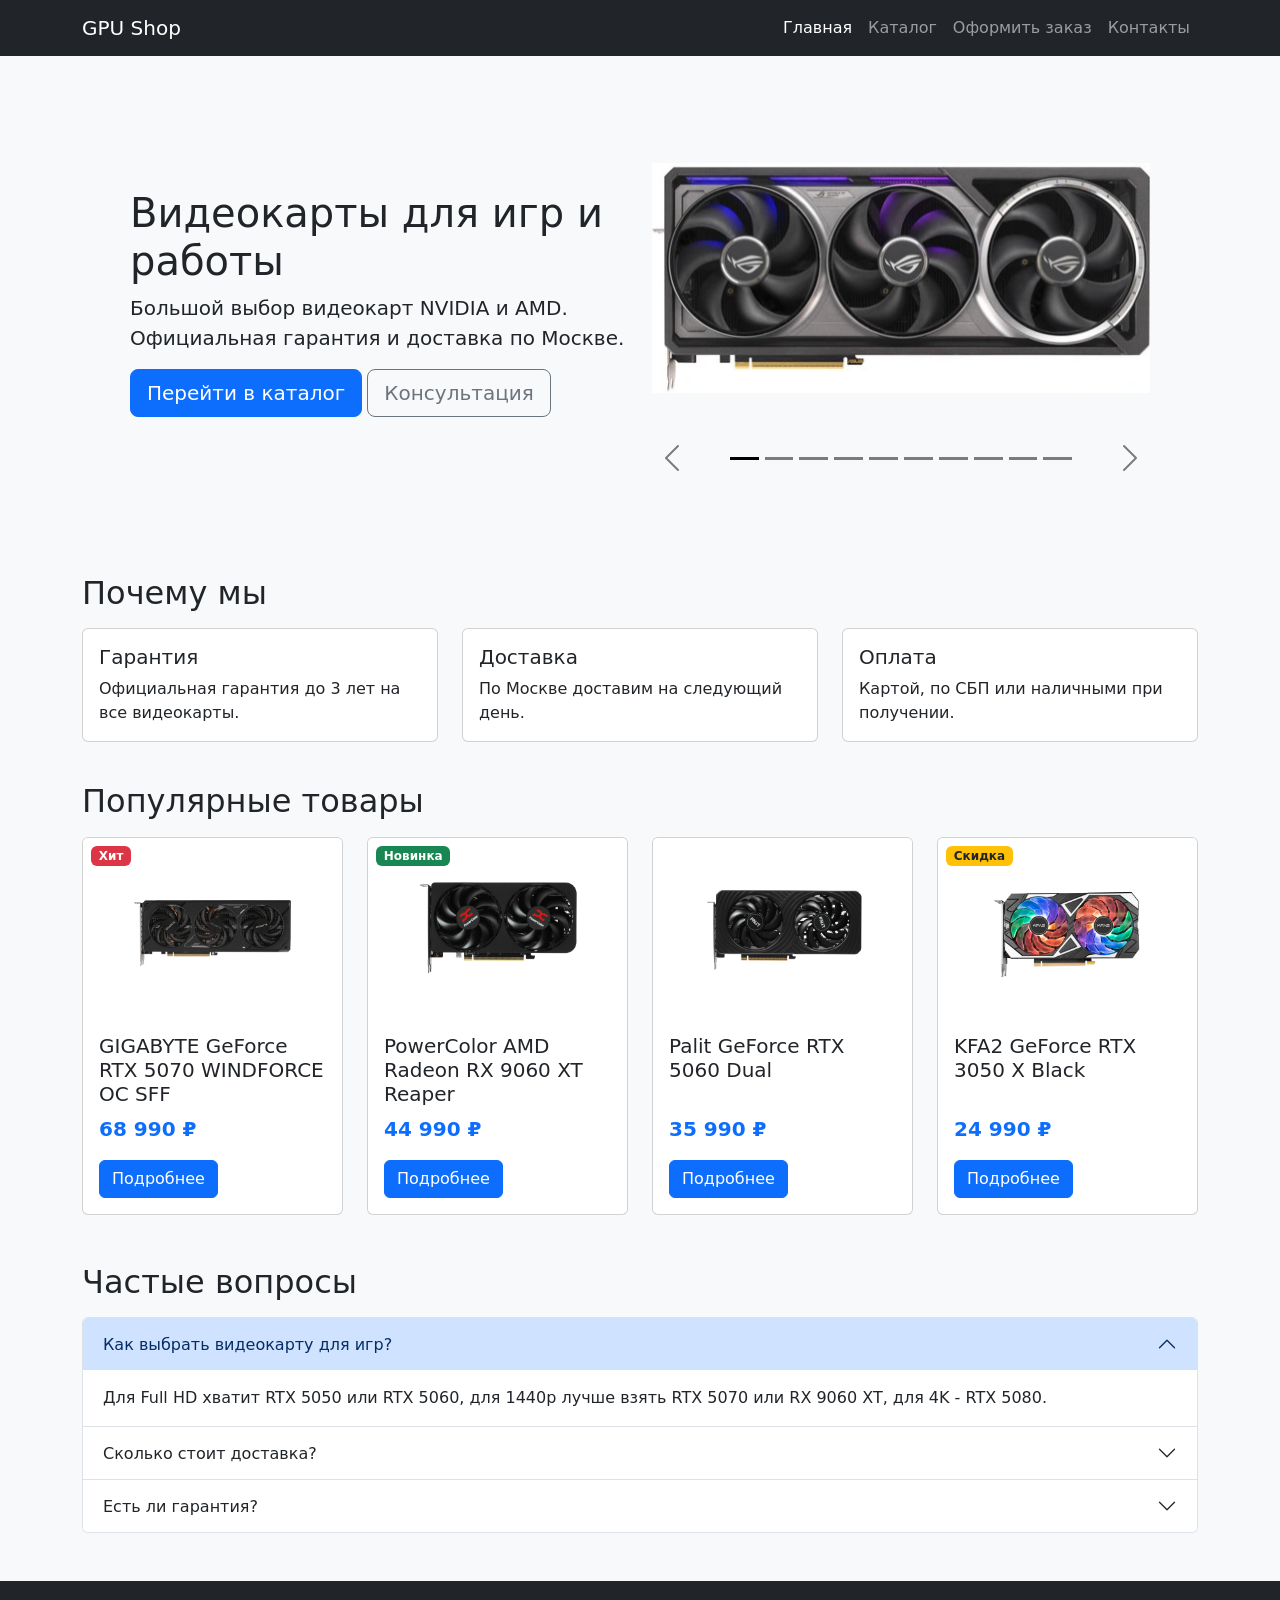
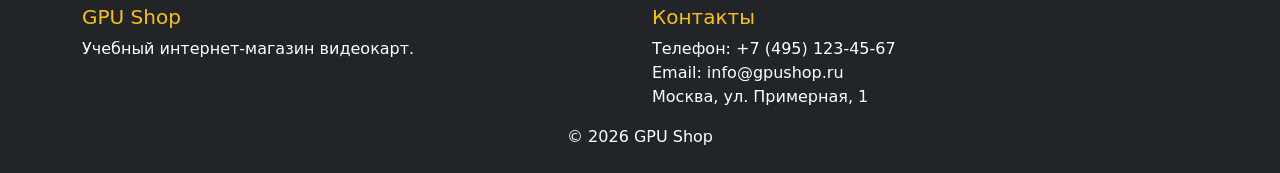
<file: index.html>
<!DOCTYPE html>
<html lang="ru">
<head>
  <meta charset="UTF-8">
  <meta name="viewport" content="width=device-width, initial-scale=1">
  <title>GPU Shop - магазин видеокарт</title>
  <link href="https://cdn.jsdelivr.net/npm/bootstrap@5.3.3/dist/css/bootstrap.min.css" rel="stylesheet">
  <link href="css/style.css" rel="stylesheet">
</head>
<body>

  <!-- Меню -->
  <nav class="navbar navbar-expand-lg bg-dark" data-bs-theme="dark">
    <div class="container">
      <a class="navbar-brand" href="index.html">GPU Shop</a>
      <button class="navbar-toggler" type="button" data-bs-toggle="collapse" data-bs-target="#menu">
        <span class="navbar-toggler-icon"></span>
      </button>
      <div class="collapse navbar-collapse" id="menu">
        <ul class="navbar-nav ms-auto">
          <li class="nav-item"><a class="nav-link active" href="index.html">Главная</a></li>
          <li class="nav-item"><a class="nav-link" href="catalog.html">Каталог</a></li>
          <li class="nav-item"><a class="nav-link" href="order.html">Оформить заказ</a></li>
          <li class="nav-item"><a class="nav-link" href="#contacts">Контакты</a></li>
        </ul>
      </div>
    </div>
  </nav>

  <div class="container">

    <!-- Главный блок -->
    <div class="p-4 p-md-5 mt-4 bg-light rounded">
      <div class="row align-items-center">
        <div class="col-md-6">
          <h1>Видеокарты для игр и работы</h1>
          <p class="lead">Большой выбор видеокарт NVIDIA и AMD. Официальная гарантия и доставка по Москве.</p>
          <a href="catalog.html" class="btn btn-primary btn-lg">Перейти в каталог</a>
          <button type="button" class="btn btn-outline-secondary btn-lg" data-bs-toggle="modal" data-bs-target="#callModal">Консультация</button>
        </div>
        <div class="col-md-6">
          <div id="mainCarousel" class="carousel carousel-dark slide" data-bs-ride="carousel">

            <!-- Индикаторы (точки внизу) -->
            <div class="carousel-indicators">
              <button type="button" data-bs-target="#mainCarousel" data-bs-slide-to="0" class="active" aria-current="true" aria-label="Слайд 1"></button>
              <button type="button" data-bs-target="#mainCarousel" data-bs-slide-to="1" aria-label="Слайд 2"></button>
              <button type="button" data-bs-target="#mainCarousel" data-bs-slide-to="2" aria-label="Слайд 3"></button>
              <button type="button" data-bs-target="#mainCarousel" data-bs-slide-to="3" aria-label="Слайд 4"></button>
              <button type="button" data-bs-target="#mainCarousel" data-bs-slide-to="4" aria-label="Слайд 5"></button>
              <button type="button" data-bs-target="#mainCarousel" data-bs-slide-to="5" aria-label="Слайд 6"></button>
              <button type="button" data-bs-target="#mainCarousel" data-bs-slide-to="6" aria-label="Слайд 7"></button>
              <button type="button" data-bs-target="#mainCarousel" data-bs-slide-to="7" aria-label="Слайд 8"></button>
              <button type="button" data-bs-target="#mainCarousel" data-bs-slide-to="8" aria-label="Слайд 9"></button>
              <button type="button" data-bs-target="#mainCarousel" data-bs-slide-to="9" aria-label="Слайд 10"></button>
            </div>

            <!-- Слайды -->
            <div class="carousel-inner">
              <div class="carousel-item active">
                <img src="images/asus-rtx-5080.webp" class="d-block mx-auto main-img" alt="Видеокарта ASUS RTX 5080">
              </div>
              <div class="carousel-item">
                <img src="images/gigabyte-rtx-5070.webp" class="d-block mx-auto main-img" alt="Видеокарта GIGABYTE RTX 5070">
              </div>
              <div class="carousel-item">
                <img src="images/powercolor-rx-9060-xt.webp" class="d-block mx-auto main-img" alt="Видеокарта PowerColor RX 9060 XT">
              </div>
              <div class="carousel-item">
                <img src="images/kfa2-rtx-5060.webp" class="d-block mx-auto main-img" alt="Видеокарта KFA2 RTX 5060">
              </div>
              <div class="carousel-item">
                <img src="images/palit-rtx-5060.webp" class="d-block mx-auto main-img" alt="Видеокарта Palit RTX 5060">
              </div>
              <div class="carousel-item">
                <img src="images/gigabyte-rtx-5050.webp" class="d-block mx-auto main-img" alt="Видеокарта GIGABYTE RTX 5050">
              </div>
              <div class="carousel-item">
                <img src="images/msi-rtx-5050.webp" class="d-block mx-auto main-img" alt="Видеокарта MSI RTX 5050">
              </div>
              <div class="carousel-item">
                <img src="images/kfa2-rtx-3050.webp" class="d-block mx-auto main-img" alt="Видеокарта KFA2 RTX 3050">
              </div>
              <div class="carousel-item">
                <img src="images/msi-gt-1030.webp" class="d-block mx-auto main-img" alt="Видеокарта MSI GT 1030">
              </div>
              <div class="carousel-item">
                <img src="images/kfa2-gt-710.webp" class="d-block mx-auto main-img" alt="Видеокарта KFA2 GT 710">
              </div>
            </div>

            <!-- Кнопки «Назад» и «Вперед» -->
            <button class="carousel-control-prev" type="button" data-bs-target="#mainCarousel" data-bs-slide="prev">
              <span class="carousel-control-prev-icon" aria-hidden="true"></span>
              <span class="visually-hidden">Назад</span>
            </button>
            <button class="carousel-control-next" type="button" data-bs-target="#mainCarousel" data-bs-slide="next">
              <span class="carousel-control-next-icon" aria-hidden="true"></span>
              <span class="visually-hidden">Вперед</span>
            </button>
          </div>
        </div>
      </div>
    </div>

    <!-- Преимущества -->
    <h2 class="mt-5 mb-3">Почему мы</h2>
    <div class="row">
      <div class="col-md-4 mb-3">
        <div class="card h-100">
          <div class="card-body">
            <h5 class="card-title">Гарантия</h5>
            <p class="card-text">Официальная гарантия до 3 лет на все видеокарты.</p>
          </div>
        </div>
      </div>
      <div class="col-md-4 mb-3">
        <div class="card h-100">
          <div class="card-body">
            <h5 class="card-title">Доставка</h5>
            <p class="card-text">По Москве доставим на следующий день.</p>
          </div>
        </div>
      </div>
      <div class="col-md-4 mb-3">
        <div class="card h-100">
          <div class="card-body">
            <h5 class="card-title">Оплата</h5>
            <p class="card-text">Картой, по СБП или наличными при получении.</p>
          </div>
        </div>
      </div>
    </div>

    <!-- Популярные товары -->
    <h2 class="mt-4 mb-3">Популярные товары</h2>
    <div class="row">
      <div class="col-sm-6 col-lg-3 mb-4">
        <div class="card h-100">
          <img src="images/gigabyte-rtx-5070.webp" class="card-img-top" alt="GIGABYTE RTX 5070">
          <span class="badge bg-danger position-absolute top-0 start-0 m-2">Хит</span>
          <div class="card-body d-flex flex-column">
            <h5 class="card-title">GIGABYTE GeForce RTX 5070 WINDFORCE OC SFF</h5>
            <p class="price mt-auto">68 990 ₽</p>
            <a href="product.html" class="btn btn-primary align-self-start">Подробнее</a>
          </div>
        </div>
      </div>
      <div class="col-sm-6 col-lg-3 mb-4">
        <div class="card h-100">
          <img src="images/powercolor-rx-9060-xt.webp" class="card-img-top" alt="PowerColor RX 9060 XT">
          <span class="badge bg-success position-absolute top-0 start-0 m-2">Новинка</span>
          <div class="card-body d-flex flex-column">
            <h5 class="card-title">PowerColor AMD Radeon RX 9060 XT Reaper</h5>
            <p class="price mt-auto">44 990 ₽</p>
            <a href="product.html" class="btn btn-primary align-self-start">Подробнее</a>
          </div>
        </div>
      </div>
      <div class="col-sm-6 col-lg-3 mb-4">
        <div class="card h-100">
          <img src="images/palit-rtx-5060.webp" class="card-img-top" alt="Palit RTX 5060">
          <div class="card-body d-flex flex-column">
            <h5 class="card-title">Palit GeForce RTX 5060 Dual</h5>
            <p class="price mt-auto">35 990 ₽</p>
            <a href="product.html" class="btn btn-primary align-self-start">Подробнее</a>
          </div>
        </div>
      </div>
      <div class="col-sm-6 col-lg-3 mb-4">
        <div class="card h-100">
          <img src="images/kfa2-rtx-3050.webp" class="card-img-top" alt="KFA2 RTX 3050">
          <span class="badge bg-warning text-dark position-absolute top-0 start-0 m-2">Скидка</span>
          <div class="card-body d-flex flex-column">
            <h5 class="card-title">KFA2 GeForce RTX 3050 X Black</h5>
            <p class="price mt-auto">24 990 ₽</p>
            <a href="product.html" class="btn btn-primary align-self-start">Подробнее</a>
          </div>
        </div>
      </div>
    </div>

    <!-- Вопросы -->
    <h2 class="mt-4 mb-3">Частые вопросы</h2>
    <div class="accordion mb-5" id="faq">
      <div class="accordion-item">
        <h2 class="accordion-header">
          <button class="accordion-button" type="button" data-bs-toggle="collapse" data-bs-target="#q1">
            Как выбрать видеокарту для игр?
          </button>
        </h2>
        <div id="q1" class="accordion-collapse collapse show" data-bs-parent="#faq">
          <div class="accordion-body">
            Для Full HD хватит RTX 5050 или RTX 5060, для 1440p лучше взять RTX 5070 или RX 9060 XT, для 4K - RTX 5080.
          </div>
        </div>
      </div>
      <div class="accordion-item">
        <h2 class="accordion-header">
          <button class="accordion-button collapsed" type="button" data-bs-toggle="collapse" data-bs-target="#q2">
            Сколько стоит доставка?
          </button>
        </h2>
        <div id="q2" class="accordion-collapse collapse" data-bs-parent="#faq">
          <div class="accordion-body">
            Доставка курьером стоит 500 ₽. При заказе от 50 000 ₽ доставка бесплатная. Самовывоз бесплатный.
          </div>
        </div>
      </div>
      <div class="accordion-item">
        <h2 class="accordion-header">
          <button class="accordion-button collapsed" type="button" data-bs-toggle="collapse" data-bs-target="#q3">
            Есть ли гарантия?
          </button>
        </h2>
        <div id="q3" class="accordion-collapse collapse" data-bs-parent="#faq">
          <div class="accordion-body">
            Да, на все видеокарты действует официальная гарантия производителя от 1 до 3 лет.
          </div>
        </div>
      </div>
    </div>

  </div>

  <!-- Подвал -->
  <footer class="bg-dark text-white py-4" id="contacts">
    <div class="container">
      <div class="row">
        <div class="col-md-6">
          <h5>GPU Shop</h5>
          <p>Учебный интернет-магазин видеокарт.</p>
        </div>
        <div class="col-md-6">
          <h5>Контакты</h5>
          <p>Телефон: +7 (495) 123-45-67<br>Email: info@gpushop.ru<br>Москва, ул. Примерная, 1</p>
        </div>
      </div>
      <p class="text-center mb-0">© 2026 GPU Shop</p>
    </div>
  </footer>

  <!-- Модальное окно -->
  <div class="modal fade" id="callModal" tabindex="-1">
    <div class="modal-dialog">
      <div class="modal-content">
        <div class="modal-header">
          <h5 class="modal-title">Заявка на консультацию</h5>
          <button type="button" class="btn-close" data-bs-dismiss="modal"></button>
        </div>
        <form class="needs-validation" novalidate>
          <div class="modal-body">
            <div class="mb-3">
              <label for="callName" class="form-label">Имя</label>
              <input type="text" class="form-control" id="callName" required>
              <div class="invalid-feedback">Введите имя</div>
            </div>
            <div class="mb-3">
              <label for="callPhone" class="form-label">Телефон</label>
              <input type="tel" class="form-control" id="callPhone" placeholder="+7 900 000-00-00" required>
              <div class="invalid-feedback">Введите телефон</div>
            </div>
          </div>
          <div class="modal-footer">
            <button type="button" class="btn btn-secondary" data-bs-dismiss="modal">Закрыть</button>
            <button type="submit" class="btn btn-primary">Отправить</button>
          </div>
        </form>
      </div>
    </div>
  </div>

  <script src="https://cdn.jsdelivr.net/npm/bootstrap@5.3.3/dist/js/bootstrap.bundle.min.js"></script>
  <script src="js/script.js"></script>
</body>
</html>
</file>
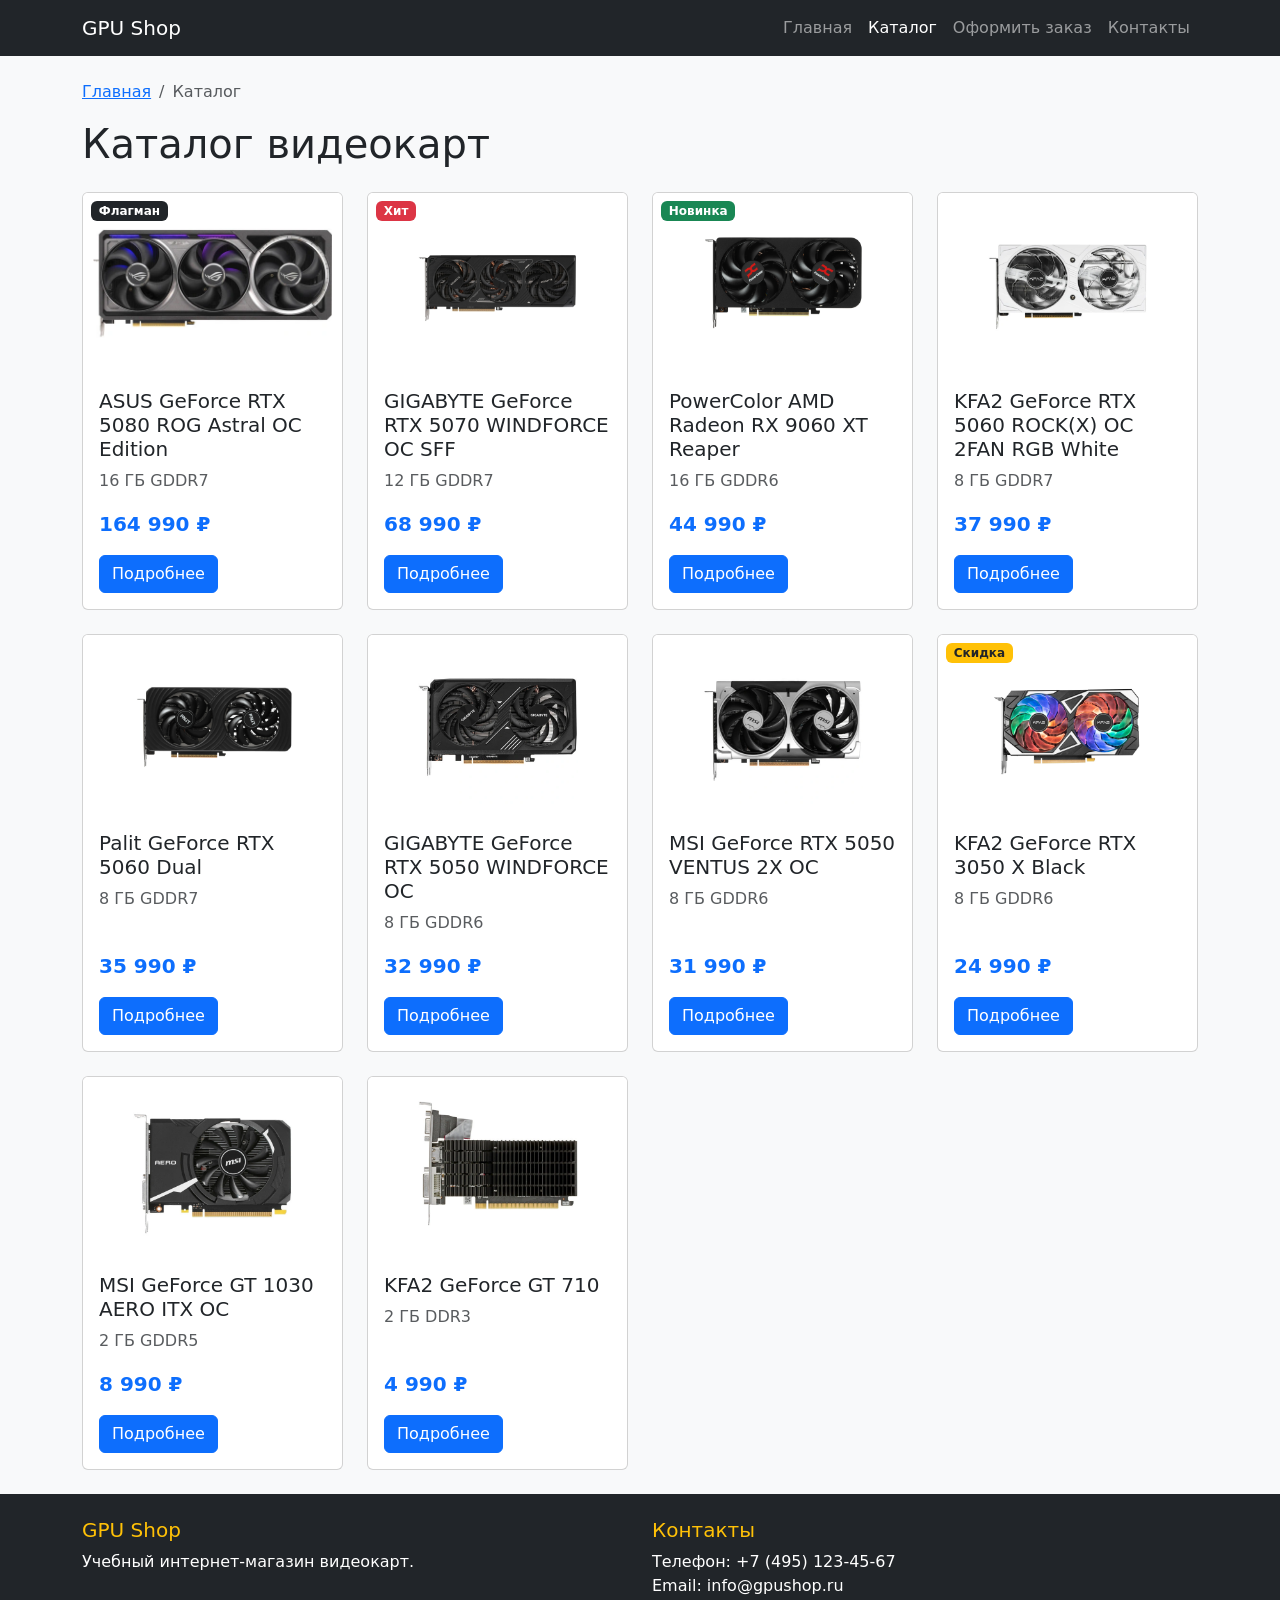
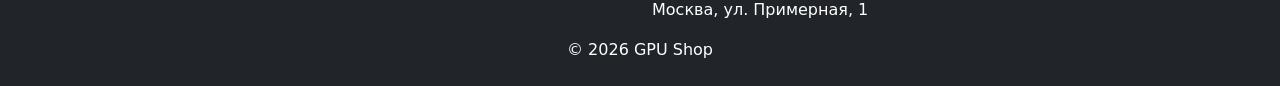
<file: catalog.html>
<!DOCTYPE html>
<html lang="ru">
<head>
  <meta charset="UTF-8">
  <meta name="viewport" content="width=device-width, initial-scale=1">
  <title>Каталог - GPU Shop</title>
  <link href="https://cdn.jsdelivr.net/npm/bootstrap@5.3.3/dist/css/bootstrap.min.css" rel="stylesheet">
  <link href="css/style.css" rel="stylesheet">
</head>
<body>

  <nav class="navbar navbar-expand-lg bg-dark" data-bs-theme="dark">
    <div class="container">
      <a class="navbar-brand" href="index.html">GPU Shop</a>
      <button class="navbar-toggler" type="button" data-bs-toggle="collapse" data-bs-target="#menu">
        <span class="navbar-toggler-icon"></span>
      </button>
      <div class="collapse navbar-collapse" id="menu">
        <ul class="navbar-nav ms-auto">
          <li class="nav-item"><a class="nav-link" href="index.html">Главная</a></li>
          <li class="nav-item"><a class="nav-link active" href="catalog.html">Каталог</a></li>
          <li class="nav-item"><a class="nav-link" href="order.html">Оформить заказ</a></li>
          <li class="nav-item"><a class="nav-link" href="#contacts">Контакты</a></li>
        </ul>
      </div>
    </div>
  </nav>

  <div class="container mt-4">
    <nav>
      <ol class="breadcrumb">
        <li class="breadcrumb-item"><a href="index.html">Главная</a></li>
        <li class="breadcrumb-item active">Каталог</li>
      </ol>
    </nav>

    <h1 class="mb-4">Каталог видеокарт</h1>

    <div class="row">
      <div class="col-sm-6 col-md-4 col-lg-3 mb-4">
        <div class="card h-100">
          <img src="images/asus-rtx-5080.webp" class="card-img-top" alt="ASUS RTX 5080">
          <span class="badge bg-dark position-absolute top-0 start-0 m-2">Флагман</span>
          <div class="card-body d-flex flex-column">
            <h5 class="card-title">ASUS GeForce RTX 5080 ROG Astral OC Edition</h5>
            <p class="card-text text-muted">16 ГБ GDDR7</p>
            <p class="price mt-auto">164 990 ₽</p>
            <a href="product.html" class="btn btn-primary align-self-start">Подробнее</a>
          </div>
        </div>
      </div>
      <div class="col-sm-6 col-md-4 col-lg-3 mb-4">
        <div class="card h-100">
          <img src="images/gigabyte-rtx-5070.webp" class="card-img-top" alt="GIGABYTE RTX 5070">
          <span class="badge bg-danger position-absolute top-0 start-0 m-2">Хит</span>
          <div class="card-body d-flex flex-column">
            <h5 class="card-title">GIGABYTE GeForce RTX 5070 WINDFORCE OC SFF</h5>
            <p class="card-text text-muted">12 ГБ GDDR7</p>
            <p class="price mt-auto">68 990 ₽</p>
            <a href="product.html" class="btn btn-primary align-self-start">Подробнее</a>
          </div>
        </div>
      </div>
      <div class="col-sm-6 col-md-4 col-lg-3 mb-4">
        <div class="card h-100">
          <img src="images/powercolor-rx-9060-xt.webp" class="card-img-top" alt="PowerColor RX 9060 XT">
          <span class="badge bg-success position-absolute top-0 start-0 m-2">Новинка</span>
          <div class="card-body d-flex flex-column">
            <h5 class="card-title">PowerColor AMD Radeon RX 9060 XT Reaper</h5>
            <p class="card-text text-muted">16 ГБ GDDR6</p>
            <p class="price mt-auto">44 990 ₽</p>
            <a href="product.html" class="btn btn-primary align-self-start">Подробнее</a>
          </div>
        </div>
      </div>
      <div class="col-sm-6 col-md-4 col-lg-3 mb-4">
        <div class="card h-100">
          <img src="images/kfa2-rtx-5060.webp" class="card-img-top" alt="KFA2 RTX 5060">
          <div class="card-body d-flex flex-column">
            <h5 class="card-title">KFA2 GeForce RTX 5060 ROCK(X) OC 2FAN RGB White</h5>
            <p class="card-text text-muted">8 ГБ GDDR7</p>
            <p class="price mt-auto">37 990 ₽</p>
            <a href="product.html" class="btn btn-primary align-self-start">Подробнее</a>
          </div>
        </div>
      </div>
      <div class="col-sm-6 col-md-4 col-lg-3 mb-4">
        <div class="card h-100">
          <img src="images/palit-rtx-5060.webp" class="card-img-top" alt="Palit RTX 5060">
          <div class="card-body d-flex flex-column">
            <h5 class="card-title">Palit GeForce RTX 5060 Dual</h5>
            <p class="card-text text-muted">8 ГБ GDDR7</p>
            <p class="price mt-auto">35 990 ₽</p>
            <a href="product.html" class="btn btn-primary align-self-start">Подробнее</a>
          </div>
        </div>
      </div>
      <div class="col-sm-6 col-md-4 col-lg-3 mb-4">
        <div class="card h-100">
          <img src="images/gigabyte-rtx-5050.webp" class="card-img-top" alt="GIGABYTE RTX 5050">
          <div class="card-body d-flex flex-column">
            <h5 class="card-title">GIGABYTE GeForce RTX 5050 WINDFORCE OC</h5>
            <p class="card-text text-muted">8 ГБ GDDR6</p>
            <p class="price mt-auto">32 990 ₽</p>
            <a href="product.html" class="btn btn-primary align-self-start">Подробнее</a>
          </div>
        </div>
      </div>
      <div class="col-sm-6 col-md-4 col-lg-3 mb-4">
        <div class="card h-100">
          <img src="images/msi-rtx-5050.webp" class="card-img-top" alt="MSI RTX 5050">
          <div class="card-body d-flex flex-column">
            <h5 class="card-title">MSI GeForce RTX 5050 VENTUS 2X OC</h5>
            <p class="card-text text-muted">8 ГБ GDDR6</p>
            <p class="price mt-auto">31 990 ₽</p>
            <a href="product.html" class="btn btn-primary align-self-start">Подробнее</a>
          </div>
        </div>
      </div>
      <div class="col-sm-6 col-md-4 col-lg-3 mb-4">
        <div class="card h-100">
          <img src="images/kfa2-rtx-3050.webp" class="card-img-top" alt="KFA2 RTX 3050">
          <span class="badge bg-warning text-dark position-absolute top-0 start-0 m-2">Скидка</span>
          <div class="card-body d-flex flex-column">
            <h5 class="card-title">KFA2 GeForce RTX 3050 X Black</h5>
            <p class="card-text text-muted">8 ГБ GDDR6</p>
            <p class="price mt-auto">24 990 ₽</p>
            <a href="product.html" class="btn btn-primary align-self-start">Подробнее</a>
          </div>
        </div>
      </div>
      <div class="col-sm-6 col-md-4 col-lg-3 mb-4">
        <div class="card h-100">
          <img src="images/msi-gt-1030.webp" class="card-img-top" alt="MSI GT 1030">
          <div class="card-body d-flex flex-column">
            <h5 class="card-title">MSI GeForce GT 1030 AERO ITX OC</h5>
            <p class="card-text text-muted">2 ГБ GDDR5</p>
            <p class="price mt-auto">8 990 ₽</p>
            <a href="product.html" class="btn btn-primary align-self-start">Подробнее</a>
          </div>
        </div>
      </div>
      <div class="col-sm-6 col-md-4 col-lg-3 mb-4">
        <div class="card h-100">
          <img src="images/kfa2-gt-710.webp" class="card-img-top" alt="KFA2 GT 710">
          <div class="card-body d-flex flex-column">
            <h5 class="card-title">KFA2 GeForce GT 710</h5>
            <p class="card-text text-muted">2 ГБ DDR3</p>
            <p class="price mt-auto">4 990 ₽</p>
            <a href="product.html" class="btn btn-primary align-self-start">Подробнее</a>
          </div>
        </div>
      </div>
    </div>
  </div>

  <footer class="bg-dark text-white py-4" id="contacts">
    <div class="container">
      <div class="row">
        <div class="col-md-6">
          <h5>GPU Shop</h5>
          <p>Учебный интернет-магазин видеокарт.</p>
        </div>
        <div class="col-md-6">
          <h5>Контакты</h5>
          <p>Телефон: +7 (495) 123-45-67<br>Email: info@gpushop.ru<br>Москва, ул. Примерная, 1</p>
        </div>
      </div>
      <p class="text-center mb-0">© 2026 GPU Shop</p>
    </div>
  </footer>

  <script src="https://cdn.jsdelivr.net/npm/bootstrap@5.3.3/dist/js/bootstrap.bundle.min.js"></script>
</body>
</html>
</file>
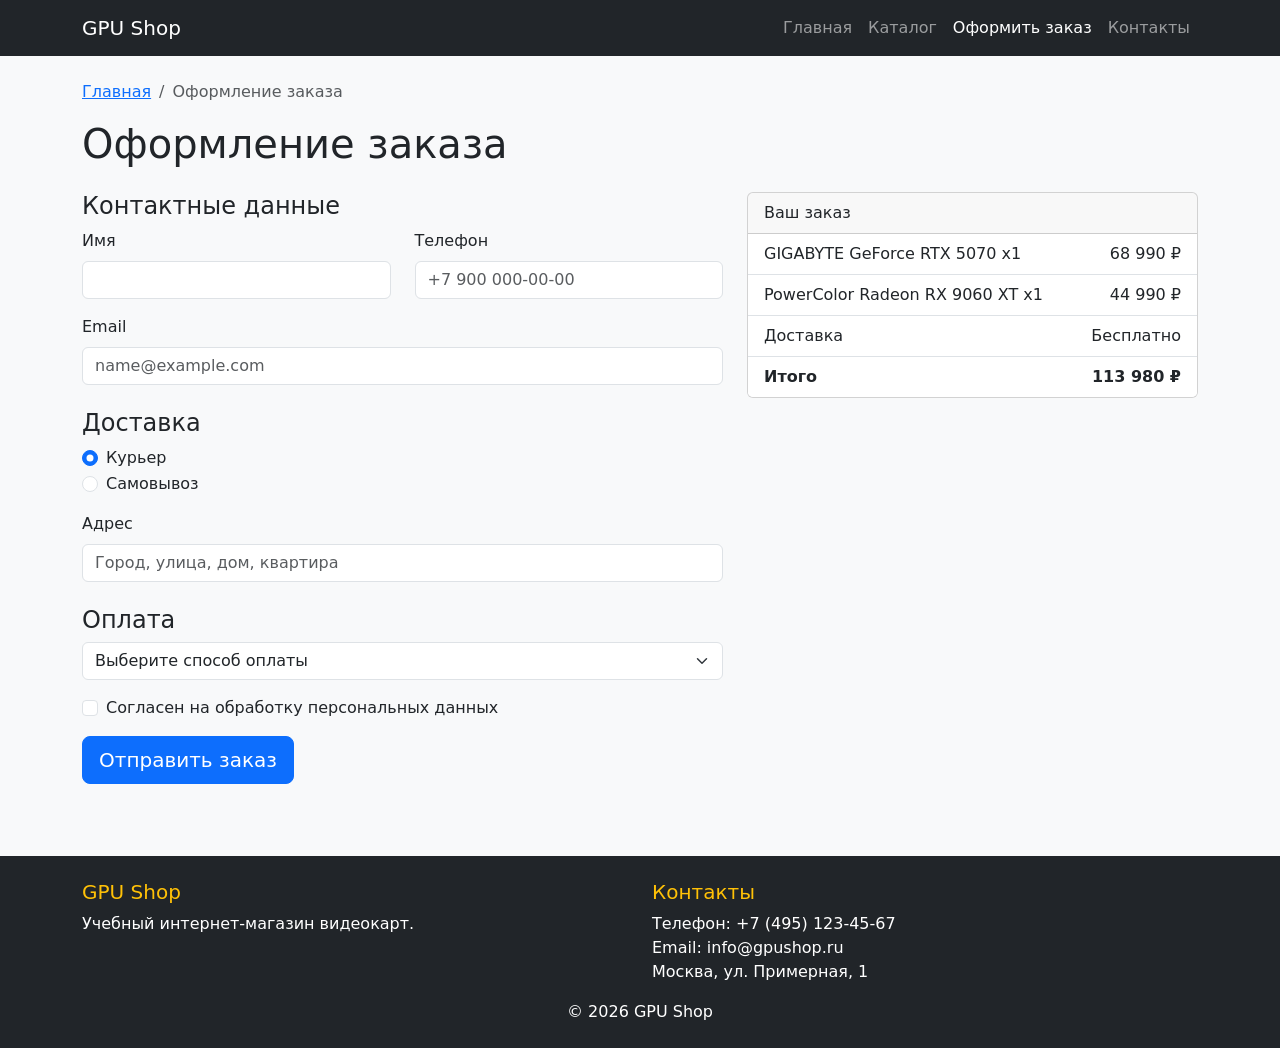
<file: order.html>
<!DOCTYPE html>
<html lang="ru">
<head>
  <meta charset="UTF-8">
  <meta name="viewport" content="width=device-width, initial-scale=1">
  <title>Оформление заказа - GPU Shop</title>
  <link href="https://cdn.jsdelivr.net/npm/bootstrap@5.3.3/dist/css/bootstrap.min.css" rel="stylesheet">
  <link href="css/style.css" rel="stylesheet">
</head>
<body>

  <nav class="navbar navbar-expand-lg bg-dark" data-bs-theme="dark">
    <div class="container">
      <a class="navbar-brand" href="index.html">GPU Shop</a>
      <button class="navbar-toggler" type="button" data-bs-toggle="collapse" data-bs-target="#menu">
        <span class="navbar-toggler-icon"></span>
      </button>
      <div class="collapse navbar-collapse" id="menu">
        <ul class="navbar-nav ms-auto">
          <li class="nav-item"><a class="nav-link" href="index.html">Главная</a></li>
          <li class="nav-item"><a class="nav-link" href="catalog.html">Каталог</a></li>
          <li class="nav-item"><a class="nav-link active" href="order.html">Оформить заказ</a></li>
          <li class="nav-item"><a class="nav-link" href="#contacts">Контакты</a></li>
        </ul>
      </div>
    </div>
  </nav>

  <div class="container mt-4 mb-5">
    <nav>
      <ol class="breadcrumb">
        <li class="breadcrumb-item"><a href="index.html">Главная</a></li>
        <li class="breadcrumb-item active">Оформление заказа</li>
      </ol>
    </nav>

    <h1 class="mb-4">Оформление заказа</h1>

    <div class="row">
      <!-- Форма -->
      <div class="col-lg-7 mb-4">
        <form class="needs-validation" novalidate>
          <h4>Контактные данные</h4>
          <div class="row">
            <div class="col-md-6 mb-3">
              <label for="name" class="form-label">Имя</label>
              <input type="text" class="form-control" id="name" required>
              <div class="invalid-feedback">Введите имя</div>
            </div>
            <div class="col-md-6 mb-3">
              <label for="phone" class="form-label">Телефон</label>
              <input type="tel" class="form-control" id="phone" placeholder="+7 900 000-00-00" required>
              <div class="invalid-feedback">Введите телефон</div>
            </div>
          </div>
          <div class="mb-3">
            <label for="email" class="form-label">Email</label>
            <input type="email" class="form-control" id="email" placeholder="name@example.com" required>
            <div class="invalid-feedback">Введите правильный email</div>
          </div>

          <h4 class="mt-4">Доставка</h4>
          <div class="mb-3">
            <div class="form-check">
              <input class="form-check-input" type="radio" name="delivery" id="courier" checked>
              <label class="form-check-label" for="courier">Курьер</label>
            </div>
            <div class="form-check">
              <input class="form-check-input" type="radio" name="delivery" id="pickup">
              <label class="form-check-label" for="pickup">Самовывоз</label>
            </div>
          </div>
          <div class="mb-3">
            <label for="address" class="form-label">Адрес</label>
            <input type="text" class="form-control" id="address" placeholder="Город, улица, дом, квартира">
          </div>

          <h4 class="mt-4">Оплата</h4>
          <div class="mb-3">
            <select class="form-select" id="payment" required>
              <option value="">Выберите способ оплаты</option>
              <option>Картой онлайн</option>
              <option>По СБП</option>
              <option>При получении</option>
            </select>
            <div class="invalid-feedback">Выберите способ оплаты</div>
          </div>

          <div class="form-check mb-3">
            <input class="form-check-input" type="checkbox" id="agree" required>
            <label class="form-check-label" for="agree">Согласен на обработку персональных данных</label>
            <div class="invalid-feedback">Нужно согласие</div>
          </div>

          <button type="submit" class="btn btn-primary btn-lg">Отправить заказ</button>
        </form>
      </div>

      <!-- Товары в заказе -->
      <div class="col-lg-5">
        <div class="card">
          <div class="card-header">Ваш заказ</div>
          <ul class="list-group list-group-flush">
            <li class="list-group-item d-flex justify-content-between">
              <span>GIGABYTE GeForce RTX 5070 x1</span>
              <span>68 990 ₽</span>
            </li>
            <li class="list-group-item d-flex justify-content-between">
              <span>PowerColor Radeon RX 9060 XT x1</span>
              <span>44 990 ₽</span>
            </li>
            <li class="list-group-item d-flex justify-content-between">
              <span>Доставка</span>
              <span>Бесплатно</span>
            </li>
            <li class="list-group-item d-flex justify-content-between fw-bold">
              <span>Итого</span>
              <span>113 980 ₽</span>
            </li>
          </ul>
        </div>
      </div>
    </div>
  </div>

  <footer class="bg-dark text-white py-4" id="contacts">
    <div class="container">
      <div class="row">
        <div class="col-md-6">
          <h5>GPU Shop</h5>
          <p>Учебный интернет-магазин видеокарт.</p>
        </div>
        <div class="col-md-6">
          <h5>Контакты</h5>
          <p>Телефон: +7 (495) 123-45-67<br>Email: info@gpushop.ru<br>Москва, ул. Примерная, 1</p>
        </div>
      </div>
      <p class="text-center mb-0">© 2026 GPU Shop</p>
    </div>
  </footer>

  <script src="https://cdn.jsdelivr.net/npm/bootstrap@5.3.3/dist/js/bootstrap.bundle.min.js"></script>
  <script src="js/script.js"></script>
</body>
</html>
</file>
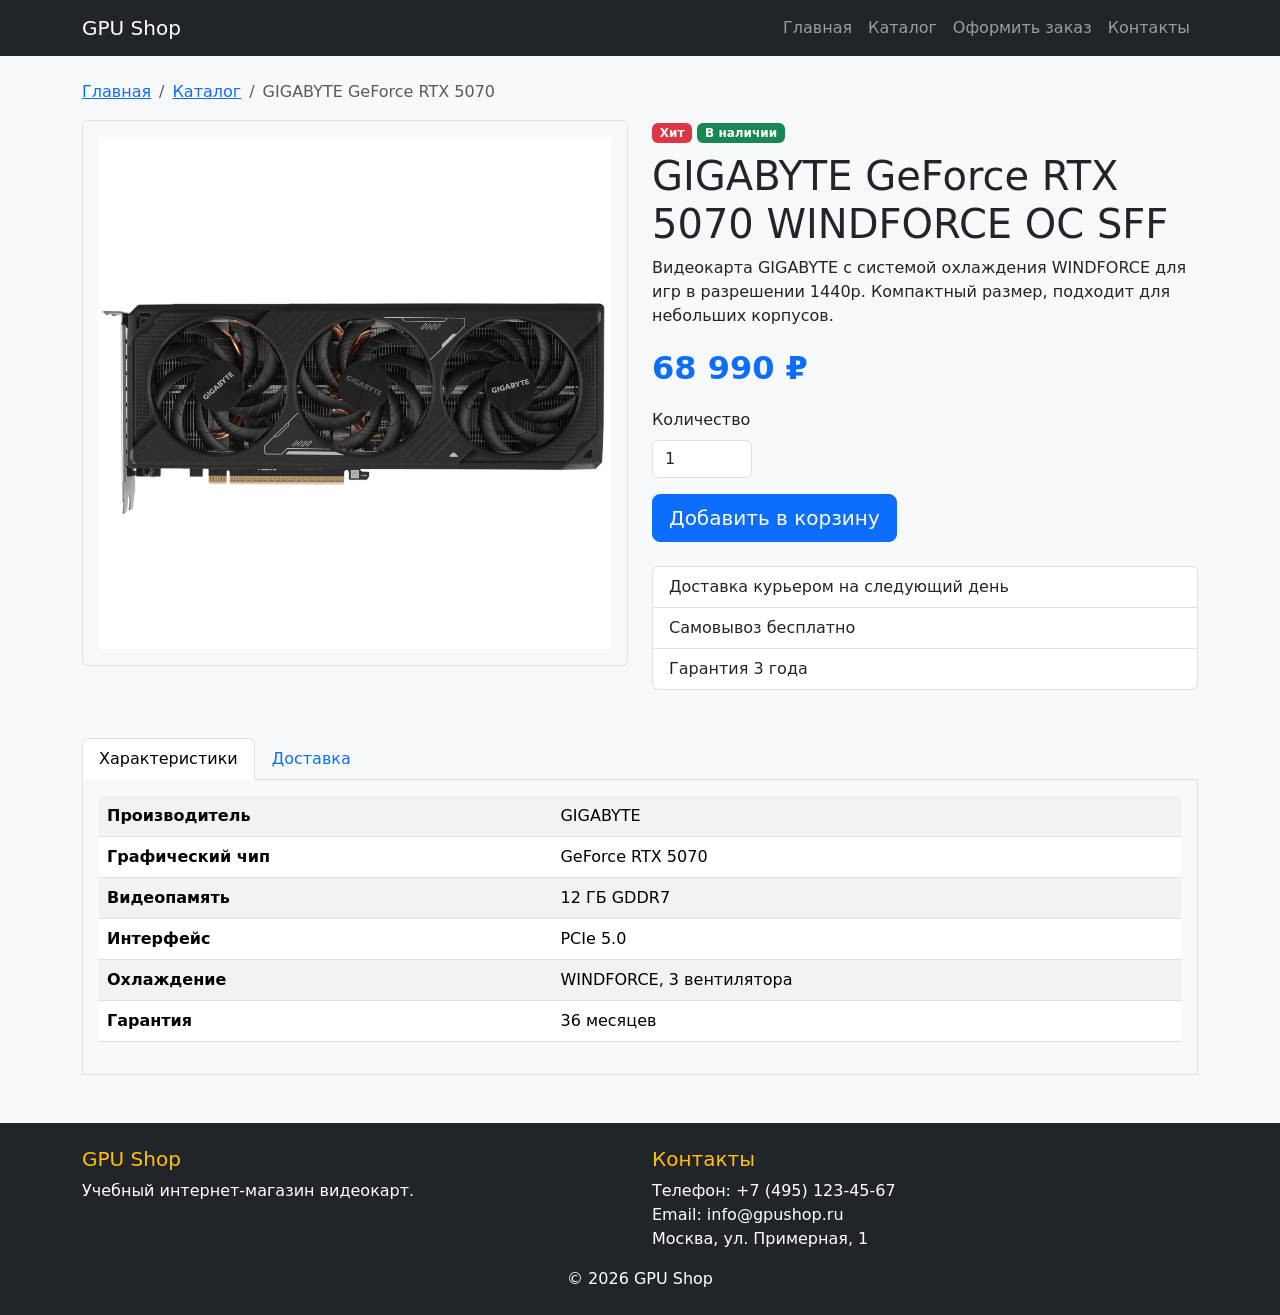
<file: product.html>
<!DOCTYPE html>
<html lang="ru">
<head>
  <meta charset="UTF-8">
  <meta name="viewport" content="width=device-width, initial-scale=1">
  <title>GIGABYTE RTX 5070 - GPU Shop</title>
  <link href="https://cdn.jsdelivr.net/npm/bootstrap@5.3.3/dist/css/bootstrap.min.css" rel="stylesheet">
  <link href="css/style.css" rel="stylesheet">
</head>
<body>

  <nav class="navbar navbar-expand-lg bg-dark" data-bs-theme="dark">
    <div class="container">
      <a class="navbar-brand" href="index.html">GPU Shop</a>
      <button class="navbar-toggler" type="button" data-bs-toggle="collapse" data-bs-target="#menu">
        <span class="navbar-toggler-icon"></span>
      </button>
      <div class="collapse navbar-collapse" id="menu">
        <ul class="navbar-nav ms-auto">
          <li class="nav-item"><a class="nav-link" href="index.html">Главная</a></li>
          <li class="nav-item"><a class="nav-link" href="catalog.html">Каталог</a></li>
          <li class="nav-item"><a class="nav-link" href="order.html">Оформить заказ</a></li>
          <li class="nav-item"><a class="nav-link" href="#contacts">Контакты</a></li>
        </ul>
      </div>
    </div>
  </nav>

  <div class="container mt-4 mb-5">
    <nav>
      <ol class="breadcrumb">
        <li class="breadcrumb-item"><a href="index.html">Главная</a></li>
        <li class="breadcrumb-item"><a href="catalog.html">Каталог</a></li>
        <li class="breadcrumb-item active">GIGABYTE GeForce RTX 5070</li>
      </ol>
    </nav>

    <div class="row">
      <div class="col-md-6 mb-4">
        <img src="images/gigabyte-rtx-5070.webp" class="img-fluid border rounded p-3" alt="GIGABYTE RTX 5070">
      </div>
      <div class="col-md-6">
        <span class="badge bg-danger">Хит</span>
        <span class="badge bg-success">В наличии</span>
        <h1 class="mt-2">GIGABYTE GeForce RTX 5070 WINDFORCE OC SFF</h1>
        <p>Видеокарта GIGABYTE с системой охлаждения WINDFORCE для игр в разрешении 1440p. Компактный размер, подходит для небольших корпусов.</p>
        <p class="price fs-2">68 990 ₽</p>

        <div class="mb-3">
          <label for="count" class="form-label">Количество</label>
          <input type="number" class="form-control count" id="count" value="1" min="1" max="10">
        </div>
        <a href="order.html" class="btn btn-primary btn-lg mb-4">Добавить в корзину</a>

        <ul class="list-group">
          <li class="list-group-item">Доставка курьером на следующий день</li>
          <li class="list-group-item">Самовывоз бесплатно</li>
          <li class="list-group-item">Гарантия 3 года</li>
        </ul>
      </div>
    </div>

    <!-- Вкладки -->
    <ul class="nav nav-tabs mt-5">
      <li class="nav-item">
        <button class="nav-link active" data-bs-toggle="tab" data-bs-target="#specs" type="button">Характеристики</button>
      </li>
      <li class="nav-item">
        <button class="nav-link" data-bs-toggle="tab" data-bs-target="#delivery" type="button">Доставка</button>
      </li>
    </ul>
    <div class="tab-content border border-top-0 p-3">
      <div class="tab-pane fade show active" id="specs">
        <table class="table table-striped">
          <tr><th>Производитель</th><td>GIGABYTE</td></tr>
          <tr><th>Графический чип</th><td>GeForce RTX 5070</td></tr>
          <tr><th>Видеопамять</th><td>12 ГБ GDDR7</td></tr>
          <tr><th>Интерфейс</th><td>PCIe 5.0</td></tr>
          <tr><th>Охлаждение</th><td>WINDFORCE, 3 вентилятора</td></tr>
          <tr><th>Гарантия</th><td>36 месяцев</td></tr>
        </table>
      </div>
      <div class="tab-pane fade" id="delivery">
        <table class="table table-bordered">
          <thead>
            <tr><th>Способ</th><th>Срок</th><th>Стоимость</th></tr>
          </thead>
          <tbody>
            <tr><td>Курьер</td><td>1-2 дня</td><td>500 ₽, от 50 000 ₽ бесплатно</td></tr>
            <tr><td>Самовывоз</td><td>Сегодня</td><td>Бесплатно</td></tr>
          </tbody>
        </table>
        <p class="mb-0">Оплата картой, по СБП или наличными при получении.</p>
      </div>
    </div>
  </div>

  <footer class="bg-dark text-white py-4" id="contacts">
    <div class="container">
      <div class="row">
        <div class="col-md-6">
          <h5>GPU Shop</h5>
          <p>Учебный интернет-магазин видеокарт.</p>
        </div>
        <div class="col-md-6">
          <h5>Контакты</h5>
          <p>Телефон: +7 (495) 123-45-67<br>Email: info@gpushop.ru<br>Москва, ул. Примерная, 1</p>
        </div>
      </div>
      <p class="text-center mb-0">© 2026 GPU Shop</p>
    </div>
  </footer>

  <script src="https://cdn.jsdelivr.net/npm/bootstrap@5.3.3/dist/js/bootstrap.bundle.min.js"></script>
</body>
</html>
</file>
<file: css/style.css>
/* Мои стили */

body {
  background-color: #f8f9fa;
}

.main-img {
  max-height: 300px;
}

.card-img-top {
  height: 180px;
  object-fit: contain;
  padding: 10px;
  background-color: #fff;
}

.price {
  font-size: 20px;
  font-weight: bold;
  color: #0d6efd;
}

.count {
  width: 100px;
}

footer h5 {
  color: #ffc107;
}

/* Карусель на главной */
#mainCarousel .carousel-inner {
  padding-bottom: 50px;
}

#mainCarousel .main-img {
  width: 100%;
  height: 320px;
  object-fit: contain;
}

/* Стрелки внизу, по бокам от точек */
#mainCarousel .carousel-control-prev,
#mainCarousel .carousel-control-next {
  top: auto;
  bottom: 0;
  width: 40px;
  height: 40px;
}

#mainCarousel .carousel-indicators {
  margin-bottom: 0;
  height: 40px;
  align-items: center;
}
</file>
